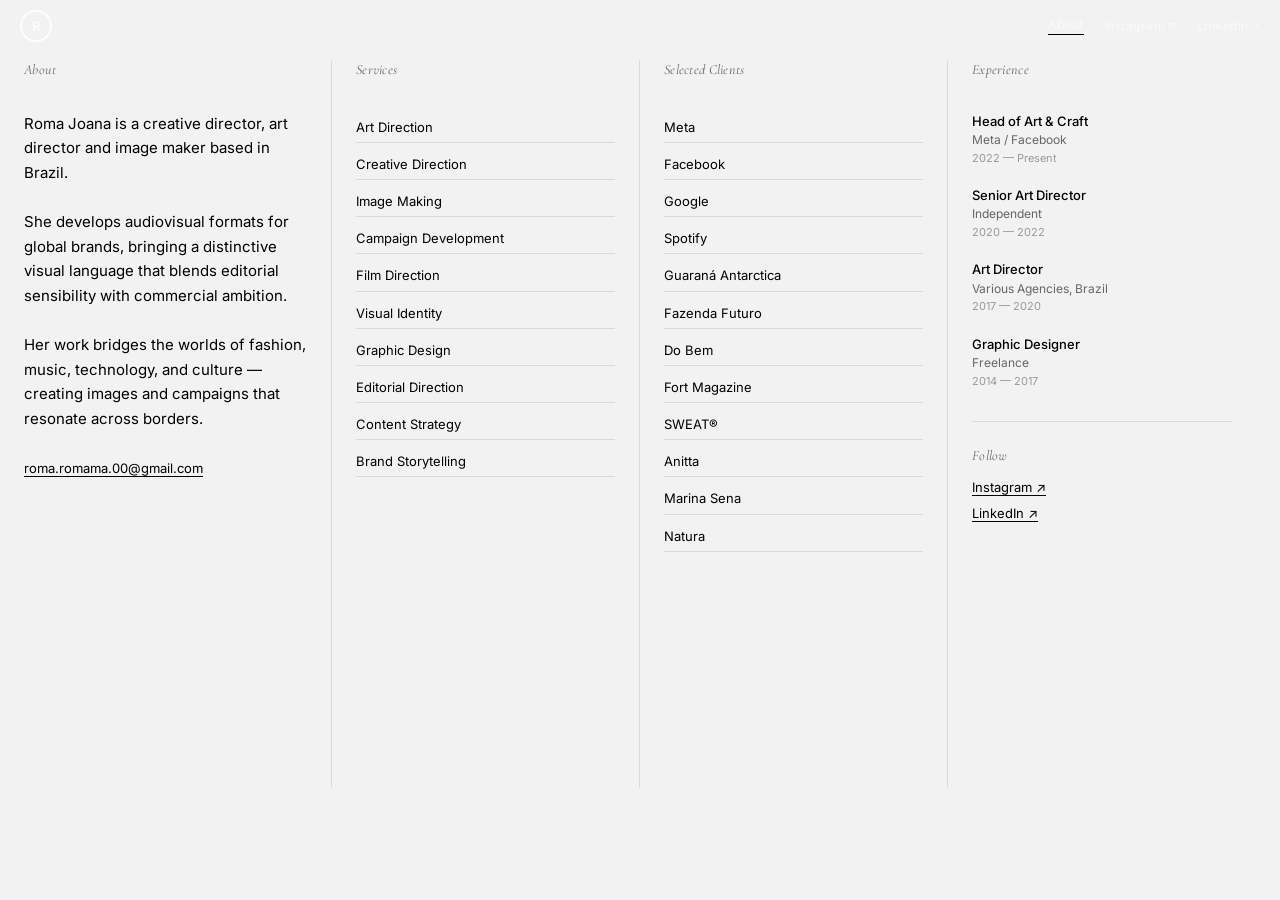
<file: about.html>
<!DOCTYPE html>
<html lang="pt-BR">
<head>
  <meta charset="UTF-8" />
  <meta name="viewport" content="width=device-width, initial-scale=1.0" />
  <title>About — Roma Joana</title>
  <meta name="description" content="Roma Joana is a creative director, art director and image maker based in Brazil, working with global brands like Meta, Google, Spotify and more." />
  <link rel="preconnect" href="https://fonts.googleapis.com" />
  <link rel="preconnect" href="https://fonts.gstatic.com" crossorigin />
  <link href="https://fonts.googleapis.com/css2?family=Cormorant+Garamond:ital,wght@0,300;0,400;0,600;1,300;1,400;1,600&family=Inter:wght@300;400;500;600&display=swap" rel="stylesheet" />
  <link rel="stylesheet" href="css/style.css" />
  <link rel="stylesheet" href="css/project.css" />
</head>
<body class="page--about">

  <!-- Navigation -->
  <nav class="nav" id="main-nav">
    <div class="nav__left">
      <a href="index.html" class="nav__logo" aria-label="Roma Joana - Home">
        <svg width="32" height="32" viewBox="0 0 32 32" fill="none" xmlns="http://www.w3.org/2000/svg">
          <circle cx="16" cy="16" r="15" stroke="currentColor" stroke-width="1.5"/>
          <text x="50%" y="55%" dominant-baseline="middle" text-anchor="middle" font-family="Inter, sans-serif" font-size="13" font-weight="500" fill="currentColor">R</text>
        </svg>
      </a>
    </div>

    <div class="nav__center"></div>

    <div class="nav__right">
      <a href="about.html" class="nav__link nav__link--active" id="nav-about">About</a>
      <a href="https://www.instagram.com/romajoana" target="_blank" rel="noopener" class="nav__link nav__link--external">
        Instagram <span class="nav__arrow">↗</span>
      </a>
      <a href="https://www.linkedin.com/in/romajoana" target="_blank" rel="noopener" class="nav__link nav__link--external">
        LinkedIn <span class="nav__arrow">↗</span>
      </a>
    </div>
  </nav>

  <main class="main about-page" id="main-content">

    <div class="about-grid reveal-stagger" id="about-grid">

      <!-- Col 1: About -->
      <div class="about-col" id="about-col-bio">
        <span class="about-col__label">About</span>
        <p class="about-col__bio">
          Roma Joana is a creative director, art director and image maker based in Brazil.
        </p>
        <p class="about-col__bio">
          She develops audiovisual formats for global brands, bringing a distinctive visual language that blends editorial sensibility with commercial ambition.
        </p>
        <p class="about-col__bio">
          Her work bridges the worlds of fashion, music, technology, and culture — creating images and campaigns that resonate across borders.
        </p>
        <p class="about-col__bio" style="margin-top: 24px;">
          <a href="mailto:roma.romama.00@gmail.com" class="about-contact__link underline-anim">roma.romama.00@gmail.com</a>
        </p>
      </div>

      <!-- Col 2: Services -->
      <div class="about-col" id="about-col-services">
        <span class="about-col__label">Services</span>
        <ul class="about-col__list">
          <li>Art Direction</li>
          <li>Creative Direction</li>
          <li>Image Making</li>
          <li>Campaign Development</li>
          <li>Film Direction</li>
          <li>Visual Identity</li>
          <li>Graphic Design</li>
          <li>Editorial Direction</li>
          <li>Content Strategy</li>
          <li>Brand Storytelling</li>
        </ul>
      </div>

      <!-- Col 3: Selected Clients -->
      <div class="about-col" id="about-col-clients">
        <span class="about-col__label">Selected Clients</span>
        <ul class="about-col__list">
          <li>Meta</li>
          <li>Facebook</li>
          <li>Google</li>
          <li>Spotify</li>
          <li>Guaraná Antarctica</li>
          <li>Fazenda Futuro</li>
          <li>Do Bem</li>
          <li>Fort Magazine</li>
          <li>SWEAT®</li>
          <li>Anitta</li>
          <li>Marina Sena</li>
          <li>Natura</li>
        </ul>
      </div>

      <!-- Col 4: Experience -->
      <div class="about-col" id="about-col-exp">
        <span class="about-col__label">Experience</span>

        <div class="about-col__exp-item">
          <span class="about-col__exp-role">Head of Art & Craft</span>
          <span class="about-col__exp-co">Meta / Facebook</span>
          <span class="about-col__exp-yr">2022 — Present</span>
        </div>

        <div class="about-col__exp-item">
          <span class="about-col__exp-role">Senior Art Director</span>
          <span class="about-col__exp-co">Independent</span>
          <span class="about-col__exp-yr">2020 — 2022</span>
        </div>

        <div class="about-col__exp-item">
          <span class="about-col__exp-role">Art Director</span>
          <span class="about-col__exp-co">Various Agencies, Brazil</span>
          <span class="about-col__exp-yr">2017 — 2020</span>
        </div>

        <div class="about-col__exp-item">
          <span class="about-col__exp-role">Graphic Designer</span>
          <span class="about-col__exp-co">Freelance</span>
          <span class="about-col__exp-yr">2014 — 2017</span>
        </div>

        <div style="margin-top: 32px; padding-top: 24px; border-top: 1px solid var(--border);">
          <span class="about-col__label" style="margin-bottom: 12px; display: block;">Follow</span>
          <div style="display: flex; flex-direction: column; gap: 8px;">
            <a href="https://www.instagram.com/romajoana" target="_blank" rel="noopener" class="about-contact__link underline-anim" style="font-size: 13px;">Instagram ↗</a>
            <a href="https://www.linkedin.com/in/romajoana" target="_blank" rel="noopener" class="about-contact__link underline-anim" style="font-size: 13px;">LinkedIn ↗</a>
          </div>
        </div>
      </div>

    </div>

  </main>

  <script src="js/main.js"></script>
</body>
</html>
</file>
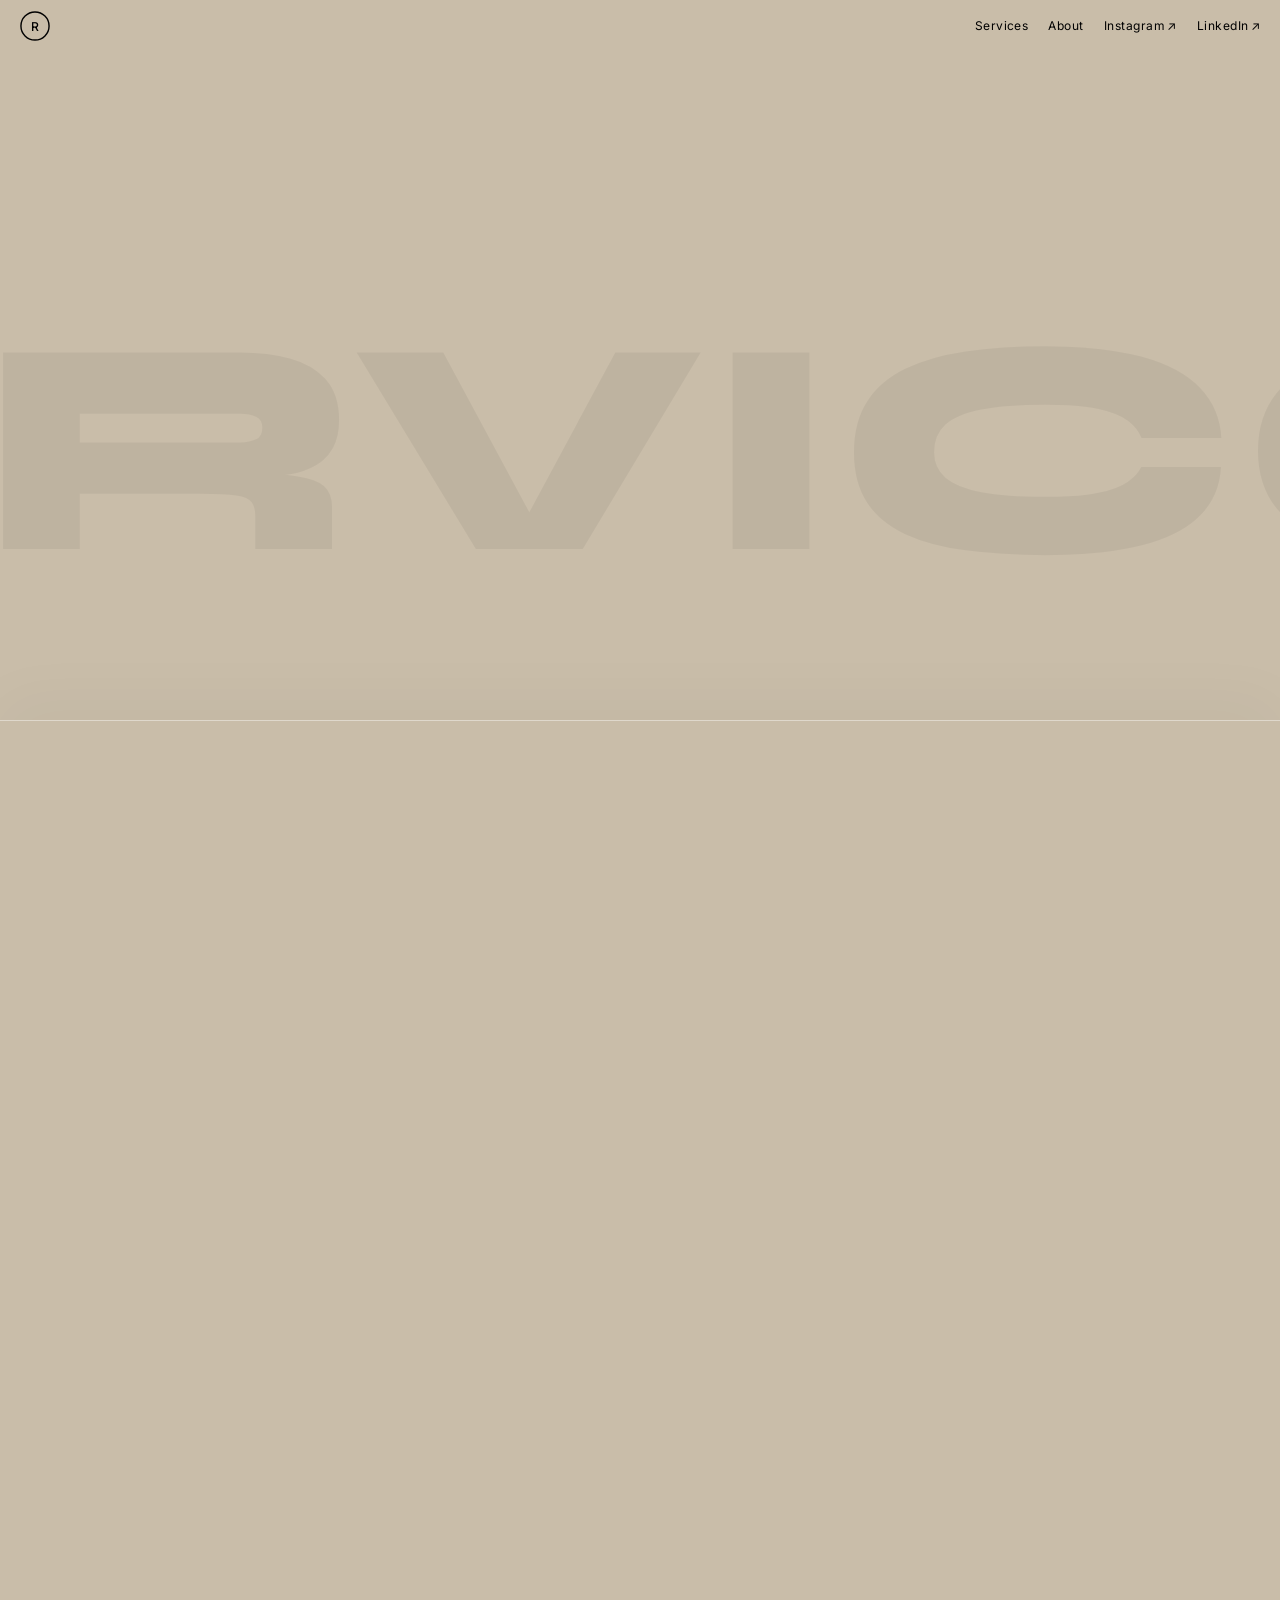
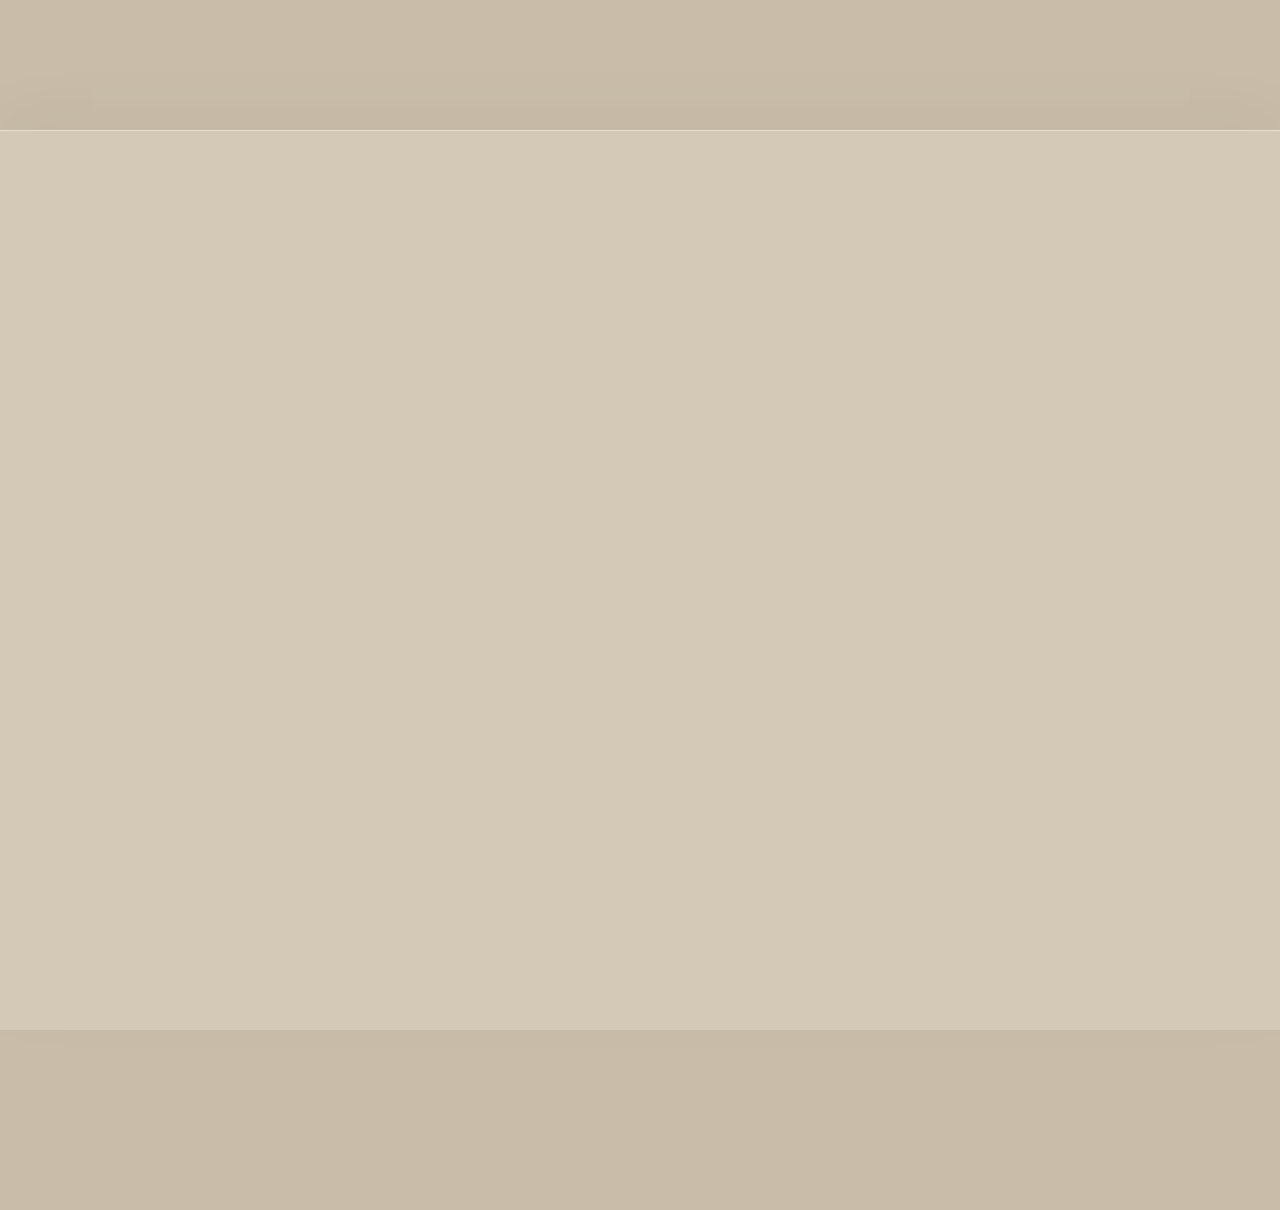
<file: services.html>
<!DOCTYPE html>
<html lang="pt-BR">
<head>
  <meta charset="UTF-8" />
  <meta name="viewport" content="width=device-width, initial-scale=1.0" />
  <title>Roma Joana — Services</title>
  <meta name="description" content="Roma is creative director, art director and image maker." />
  <link rel="preconnect" href="https://fonts.googleapis.com" />
  <link rel="preconnect" href="https://fonts.gstatic.com" crossorigin />
  <link href="https://fonts.googleapis.com/css2?family=Cormorant+Garamond:ital,wght@0,300;0,400;1,300;1,400&family=Inter:wght@300;400;500&family=Syne:wght@600;700;800&display=swap" rel="stylesheet" />
  <link rel="stylesheet" href="css/style.css" />
  <style>
    :root {
      --svc-bg: #c9bda9; /* Derived roughly from reference */
      --svc-text: #ffffff;
      --svc-heading: rgba(0, 0, 0, 0.05); /* very subtle dark background text */
    }
    
    body {
      background: var(--svc-bg);
    }
    
    .nav {
      background: transparent;
      backdrop-filter: none;
      -webkit-backdrop-filter: none;
      border-bottom: none;
    }
    .nav__logo, .nav__link {
      color: var(--text);
    }

    .services-hero {
      position: fixed;
      top: 0;
      left: 0;
      width: 100%;
      height: 100vh;
      display: flex;
      align-items: center;
      justify-content: center;
      z-index: 0;
      pointer-events: none;
    }

    .services-title {
      font-family: var(--hero-font-display);
      font-size: clamp(6rem, 24vw, 25rem);
      font-weight: 800;
      color: var(--svc-heading);
      line-height: 0.8;
      text-transform: uppercase;
      white-space: nowrap;
      user-select: none;
      /* Initial opacity set in inline style via JS or just 1 */
    }

    .services-content {
      position: relative;
      z-index: 10;
      display: flex;
      flex-direction: column;
      padding-top: 80vh; /* Start mostly down the page */
      padding-bottom: 20vh;
    }

    .service-board {
      width: 100%;
      min-height: 100vh;
      background: var(--svc-bg);
      padding: 100px 4vw;
      border-top: 1px solid rgba(255, 255, 255, 0.4); /* subtle board edge */
      box-shadow: 0 -20px 60px rgba(0,0,0,0.03); /* separation shadow */
      display: flex;
      flex-direction: column;
      justify-content: flex-start;
      position: relative;
    }
    
    .service-board:nth-child(even) {
      background: #d4c8b6; /* slightly lighter for contrast */
    }

    .sb-inner {
      max-width: 1400px;
      margin: 0 auto;
      width: 100%;
      position: relative;
      z-index: 2;
    }

    .sb-mega {
      font-family: var(--hero-font-display);
      font-size: clamp(3rem, 12vw, 10rem);
      font-weight: 800;
      color: var(--svc-text);
      line-height: 0.85;
      text-transform: uppercase;
      margin-bottom: 40px;
      letter-spacing: -0.02em;
    }

    .sb-sub {
      font-size: clamp(1.2rem, 3vw, 2rem);
      font-weight: 500;
      color: var(--svc-text);
      margin-bottom: 60px;
      font-family: var(--font-sans);
      letter-spacing: -0.01em;
    }

    .sb-details {
      display: grid;
      grid-template-columns: repeat(3, 1fr);
      gap: 40px;
      color: var(--svc-text);
      font-size: 1rem;
      line-height: 1.6;
    }
    
    @media (max-width: 768px) {
      .sb-details {
        grid-template-columns: 1fr;
      }
    }
    
    .sb-details p {
      opacity: 0.9;
    }

    /* Keep the background text fixed but layer the content over it */
  </style>
</head>
<body>

  <!-- Navigation -->
  <nav class="nav" id="main-nav">
    <div class="nav__left">
      <a href="index.html" class="nav__logo" id="logo-link" aria-label="Roma Joana — Home">
        <svg width="30" height="30" viewBox="0 0 32 32" fill="none" xmlns="http://www.w3.org/2000/svg">
          <circle cx="16" cy="16" r="15" stroke="currentColor" stroke-width="1.5"/>
          <text x="50%" y="56%" dominant-baseline="middle" text-anchor="middle" font-family="Inter,sans-serif" font-size="13" font-weight="500" fill="currentColor">R</text>
        </svg>
      </a>
    </div>
    <div class="nav__center">
      <!-- Empty center for services page -->
    </div>
    <div class="nav__right">
      <a href="services.html" class="nav__link">Services</a>
      <a href="about.html" class="nav__link" id="nav-about">About</a>
      <a href="https://www.instagram.com/roma.romama/" target="_blank" rel="noopener" class="nav__link">Instagram <span class="nav__ext">↗</span></a>
      <a href="https://www.linkedin.com/in/roma-joana/" target="_blank" rel="noopener" class="nav__link">LinkedIn <span class="nav__ext">↗</span></a>
    </div>
  </nav>

  <div class="services-hero">
    <h1 class="services-title" id="services-bg-text">SERVICOS</h1>
  </div>

  <div class="services-content">
    
    <!-- Art Direction Board -->
    <div class="service-board">
      <div class="sb-inner">
        <div class="sb-mega">BUBBLE UP<br>YOUR VISION</div>
        <div class="sb-sub">Direção de Arte e Produção</div>
        <div class="sb-details">
          <p>We shape your ideas into something real and visually striking. Through careful art direction, we bring concepts to life, maintaining visual consistency and strong aesthetics.</p>
          <p><ul>
            <li>Campaign Art Direction</li>
            <li>Production Design</li>
            <li>Set Design</li>
            <li>Prop Styling</li>
          </ul></p>
        </div>
      </div>
    </div>

    <!-- Branding Board -->
    <div class="service-board">
      <div class="sb-inner">
        <div class="sb-mega">CRAFTING<br>IDENTITIES</div>
        <div class="sb-sub">Branding & Identidade Visual</div>
        <div class="sb-details">
          <p>Building strong, memorable brands from the ground up. We create visual identities that speak clearly to your audience and stand out in the crowded market.</p>
          <p><ul>
            <li>Logo & Marks</li>
            <li>Brand Guidelines</li>
            <li>Typography & Color</li>
            <li>Visual Strategy</li>
          </ul></p>
        </div>
      </div>
    </div>

  </div>

  <script>
    // Fade out "SERVICOS" text as you scroll down
    const bgText = document.getElementById('services-bg-text');
    
    window.addEventListener('scroll', () => {
      const scrollY = window.scrollY;
      const windowHeight = window.innerHeight;
      
      // Calculate opacity based on scroll position.
      // Starts at 1.0 (or original opacity), goes to 0 as you scroll a full screen height
      let newOpacity = 1 - (scrollY / (windowHeight * 0.8));
      if (newOpacity < 0) newOpacity = 0;
      if (newOpacity > 1) newOpacity = 1;

      // The text initially had a color like rgba(0,0,0,0.05). Let's just tie the root element's opacity.
      // Or we can manipulate the element opacity style
      bgText.style.opacity = newOpacity;
      
      // Optional subtle parallax
      bgText.style.transform = `translateY(${scrollY * 0.2}px)`;
    });
  </script>
</body>
</html>
</file>
<file: css/style.css>
/* =====================================================
   ROMA JOANA — CSS Design System
   Colors, Typography, Layout, Animations
   ===================================================== */

/* ---- Google Fonts Import ---- */
@import url('https://fonts.googleapis.com/css2?family=Cormorant+Garamond:ital,wght@0,300;0,400;0,600;1,300;1,400;1,600&family=Inter:wght@300;400;500;600&display=swap');

/* ---- CSS Variables ---- */
:root {
  --bg: #F2F2F2;
  --text: #000000;
  --text-muted: #666666;
  --text-light: #999999;
  --accent: #000000;
  --border: rgba(0,0,0,0.1);
  --nav-height: 52px;

  --font-sans: 'Inter', 'Helvetica Neue', Helvetica, Arial, sans-serif;
  --font-serif: 'Cormorant Garamond', Georgia, serif;

  --ease-out: cubic-bezier(0.16, 1, 0.3, 1);
  --ease-in-out: cubic-bezier(0.65, 0, 0.35, 1);
  --transition-fast: 0.2s var(--ease-out);
  --transition-med: 0.4s var(--ease-out);
  --transition-slow: 0.7s var(--ease-out);

  --hero-cream: #fdfbf4;
  --hero-mega: #c9b8a0;
  --hero-font-display: 'Syne', var(--font-sans);
}

/* ---- Reset ---- */
*, *::before, *::after { box-sizing: border-box; margin: 0; padding: 0; }

html {
  font-size: 16px;
  scroll-behavior: smooth;
  -webkit-font-smoothing: antialiased;
  -moz-osx-font-smoothing: grayscale;
}

body {
  background: var(--bg);
  color: var(--text);
  font-family: var(--font-sans);
  font-weight: 400;
  line-height: 1.4;
  min-height: 100vh;
  overflow-x: hidden;
}

a { color: inherit; text-decoration: none; }
img { display: block; width: 100%; height: 100%; object-fit: cover; }

/* =====================================================
   NAVIGATION — TOP (improved from bottom)
   ===================================================== */
.nav {
  position: fixed;
  top: 0;
  left: 0;
  right: 0;
  z-index: 100;
  height: var(--nav-height);
  display: flex;
  align-items: center;
  justify-content: space-between;
  padding: 0 20px;
  background: transparent;
  border-bottom: none;
  transition: transform var(--transition-med), opacity var(--transition-med);
}

/* Nav hide on scroll down */
.nav--hidden {
  transform: translateY(-100%);
}

.nav--visible {
  transform: translateY(0);
}

.nav__left {
  display: flex;
  align-items: center;
}

.nav__logo {
  display: flex;
  align-items: center;
  color: #ffffff;
  transition: opacity var(--transition-fast), transform var(--transition-fast);
}
.nav__logo:hover {
  opacity: 0.6;
  transform: rotate(15deg);
}
.nav__logo svg circle {
  transition: fill var(--transition-fast);
}

.nav__center {
  display: flex;
  align-items: center;
  gap: 0;
}

.nav__view-toggle {
  display: flex;
  align-items: center;
  gap: 2px;
  background: #1e1e1e;
  border-radius: 999px;
  padding: 4px;
  border: 1px solid rgba(255,255,255,0.08);
}

.nav__view-btn {
  background: none;
  border: none;
  cursor: pointer;
  font-family: var(--font-sans);
  font-size: 11px;
  font-weight: 500;
  letter-spacing: 0.08em;
  color: rgba(255,255,255,0.45);
  padding: 5px 16px;
  border-radius: 999px;
  transition: color var(--transition-fast), background var(--transition-fast);
  text-transform: uppercase;
}
.nav__view-btn:hover { color: rgba(255,255,255,0.75); }
.nav__view-btn.active {
  color: #ffffff;
  background: #333333;
  font-weight: 600;
}

.nav__divider {
  color: var(--border);
  font-size: 12px;
  opacity: 0.5;
}

.nav__pagination {
  display: flex;
  align-items: center;
  gap: 12px;
  font-size: 12px;
  letter-spacing: 0.04em;
}

.nav__pag-btn {
  background: none;
  border: none;
  cursor: pointer;
  font-size: 16px;
  color: var(--text);
  padding: 4px;
  transition: opacity var(--transition-fast), transform var(--transition-fast);
}
.nav__pag-btn:hover { opacity: 0.5; }
.nav__pag-btn:hover:first-child { transform: translateX(-3px); }
.nav__pag-btn:hover:last-child { transform: translateX(3px); }
.nav__pag-count { font-size: 12px; letter-spacing: 0.06em; }

.nav__right {
  display: flex;
  align-items: center;
  gap: 20px;
}

.nav__link {
  font-size: 12px;
  letter-spacing: 0.04em;
  color: rgba(255,255,255,0.6);
  position: relative;
  display: flex;
  align-items: center;
  gap: 2px;
  transition: color var(--transition-fast);
}
.nav__link::after {
  content: '';
  position: absolute;
  bottom: -2px;
  left: 0;
  width: 0;
  height: 1px;
  background: #ffffff;
  transition: width var(--transition-med);
}
.nav__link:hover::after { width: 100%; }
.nav__link:hover { color: #ffffff; opacity: 1; }

.nav__arrow {
  font-size: 11px;
  transition: transform var(--transition-fast);
}
.nav__link:hover .nav__arrow {
  transform: translate(2px, -2px);
}

/* =====================================================
   MAIN CONTENT
   ===================================================== */
.main {
  padding-top: 0;
  min-height: 100vh;
}

/* =====================================================
   HERO — editorial collage + scroll-driven horizontal
   ===================================================== */
.hero-scroll {
  --hero-panels: 4;
  position: relative;
  height: calc(100vh * var(--hero-panels));
  background: var(--hero-cream);
  z-index: 1;
}

.hero-scroll__sticky {
  position: sticky;
  top: 0;
  height: 100vh;
  overflow: hidden;
}

.hero-scroll__track {
  display: flex;
  flex-direction: row;
  flex-wrap: nowrap;
  width: calc(100vw * var(--hero-panels));
  height: 100%;
  will-change: transform;
}

.hero-panel {
  position: relative;
  flex: 0 0 100vw;
  width: 100vw;
  height: 100%;
  overflow: hidden;
  background: var(--hero-cream);
}

.hero-panel__mega {
  display: none;
}

.hero-panel__word--tl {
  top: 4%;
  left: 2%;
  z-index: 1;
  display: none; /* Removed as per request */
}

.hero-panel__word--br {
  bottom: 6%;
  right: 2%;
  text-align: right;
  z-index: 1;
}

.hero-panel__label {
  position: absolute;
  top: calc(var(--nav-height) * 0.15 + 8px);
  left: 50%;
  transform: translateX(-50%);
  z-index: 10;
  font-size: 11px;
  letter-spacing: 0.14em;
  text-transform: uppercase;
  color: var(--text-muted);
  text-align: center;
  white-space: nowrap;
}

.hero-panel__kicker {
  display: inline-block;
  margin-right: 10px;
  color: var(--text-light);
}

/* Quatro fotos iguais, full-bleed — ocupam toda a área visível (como na referência) */
.hero-panel__row {
  position: absolute;
  inset: 0;
  z-index: 3;
  display: grid;
  grid-template-columns: repeat(4, minmax(0, 1fr));
  grid-template-rows: 1fr;
  gap: 0;
  width: 100%;
  height: 100%;
  min-height: 0;
  padding: 0;
  margin: 0;
  box-sizing: border-box;
}

.hero-panel__fig {
  position: relative;
  margin: 0;
  width: 100%;
  height: 100%;
  min-height: 0;
  min-width: 0;
  /* overflow: hidden removido — quebraria o preserve-3d do flip card */
  border-radius: 0;
  box-shadow: none;
  perspective: 1200px;
}

.hero-panel__fig:not(:last-child) {
  border-right: 1px solid rgba(0, 0, 0, 0.06);
}

.hero-panel__fig img {
  width: 100%;
  height: 100%;
  object-fit: cover;
  object-position: center;
  display: block;
}

/* ---- Flip card ---- */
.flip-card {
  position: relative;
  width: 100%;
  height: 100%;
  transform-style: preserve-3d;
  transition: transform 0.75s cubic-bezier(0.4, 0, 0.2, 1);
  cursor: default;
}

.hero-panel__fig:hover .flip-card {
  transform: rotateY(180deg);
}

.flip-card__front,
.flip-card__back {
  position: absolute;
  inset: 0;
  backface-visibility: hidden;
  -webkit-backface-visibility: hidden;
  overflow: hidden;
}

.flip-card__front img {
  width: 100%;
  height: 100%;
  object-fit: cover;
  object-position: center;
  display: block;
}

.flip-card__back {
  transform: rotateY(180deg);
  background: #1a1a1a;
  display: flex;
  flex-direction: column;
  align-items: flex-start;
  justify-content: flex-start;
  padding: clamp(1.5rem, 3vw, 2.5rem);
}

.flip-card__caption-title {
  font-family: var(--font-serif);
  font-style: italic;
  font-size: clamp(1.1rem, 2vw, 1.9rem);
  font-weight: 300;
  color: var(--hero-cream);
  margin-bottom: 0.5rem;
  line-height: 1.2;
}

.flip-card__caption-text {
  font-size: 10px;
  letter-spacing: 0.12em;
  text-transform: uppercase;
  color: rgba(253, 251, 244, 0.45);
}

.hero-scroll__hint {
  position: absolute;
  bottom: 18px;
  left: 50%;
  transform: translateX(-50%);
  font-size: 10px;
  letter-spacing: 0.2em;
  text-transform: uppercase;
  color: var(--text-light);
  display: flex;
  align-items: center;
  gap: 10px;
  z-index: 20;
  pointer-events: none;
}

.hero-scroll__hint-line {
  display: inline-block;
  width: 40px;
  height: 1px;
  background: linear-gradient(90deg, transparent, var(--text-light));
  opacity: 0.6;
}

.hero-scroll__dots {
  position: absolute;
  bottom: 44px;
  left: 50%;
  transform: translateX(-50%);
  display: flex;
  gap: 8px;
  z-index: 21;
}

.hero-scroll__dot {
  width: 6px;
  height: 6px;
  border-radius: 50%;
  border: 1px solid var(--text-muted);
  background: transparent;
  padding: 0;
  cursor: pointer;
  transition: background var(--transition-fast), transform var(--transition-fast);
}

.hero-scroll__dot[aria-selected="true"] {
  background: var(--text);
  border-color: var(--text);
  transform: scale(1.15);
}

@media (max-width: 900px) {
  .hero-panel__word {
    font-size: clamp(2.2rem, 12vw, 7rem);
  }
}

@media (max-width: 768px) {
  .hero-scroll {
    height: auto;
  }

  .hero-scroll__sticky {
    position: relative;
    top: 0;
    height: auto;
    overflow: visible;
  }

  .hero-scroll__track {
    flex-direction: column;
    width: 100% !important;
    transform: none !important;
    transition: none;
  }

  .hero-panel {
    flex: 0 0 auto;
    width: 100%;
    min-height: calc(100vh - var(--nav-height));
    height: calc(100vh - var(--nav-height));
    padding-bottom: 0;
  }

  .hero-panel__row {
    position: absolute;
    inset: 0;
    grid-template-columns: repeat(4, minmax(0, 1fr));
    grid-template-rows: 1fr;
    gap: 0;
    padding: 0;
  }

  .hero-scroll__dots {
    display: none;
  }

  .hero-scroll__hint {
    display: none;
  }
}

@media (prefers-reduced-motion: reduce) {
  .hero-scroll__track {
    transition: none;
  }
}

.view {
  display: none;
  opacity: 0;
  transform: translateY(8px);
  transition: opacity var(--transition-med), transform var(--transition-med);
}

.view.active {
  display: block;
  animation: viewFadeIn 0.5s var(--ease-out) forwards;
}

@keyframes viewFadeIn {
  from { opacity: 0; transform: translateY(8px); }
  to { opacity: 1; transform: translateY(0); }
}

/* =====================================================
   GRID VIEW
   ===================================================== */
.projects-grid {
  display: grid;
  grid-template-columns: repeat(8, 1fr);
  /* Strips like the original */
  min-height: calc(100vh - var(--nav-height));
}

.project-card {
  position: relative;
  overflow: hidden;
  cursor: pointer;
  display: block;
  aspect-ratio: 9/16;
  border-right: 1px solid var(--border);
  border-bottom: 1px solid var(--border);
}

.project-card__img-wrap {
  width: 100%;
  height: 100%;
  overflow: hidden;
}

.project-card__img-wrap img {
  width: 100%;
  height: 100%;
  object-fit: cover;
  transition: transform 0.8s var(--ease-out), filter 0.4s var(--ease-out);
  filter: brightness(0.95);
}

.project-card:hover .project-card__img-wrap img {
  transform: scale(1.06);
  filter: brightness(0.8);
}

.project-card__info {
  position: absolute;
  bottom: 0;
  left: 0;
  right: 0;
  padding: 12px 10px 10px;
  background: linear-gradient(to top, rgba(0,0,0,0.7) 0%, transparent 100%);
  display: flex;
  flex-direction: column;
  gap: 2px;
  opacity: 0;
  transform: translateY(4px);
  transition: opacity var(--transition-fast), transform var(--transition-fast);
}

.project-card:hover .project-card__info {
  opacity: 1;
  transform: translateY(0);
}

.project-card__num {
  font-size: 10px;
  color: rgba(255,255,255,0.6);
  letter-spacing: 0.06em;
}

.project-card__title {
  font-size: 10px;
  color: #fff;
  font-weight: 500;
  letter-spacing: 0.02em;
  line-height: 1.2;
}

/* CTA Card */
.project-card--cta {
  background: var(--bg);
  display: flex;
  align-items: flex-end;
  justify-content: flex-end;
  padding: 20px;
  cursor: default;
  border-right: none;
}

.project-card__cta-content {
  text-align: right;
}

.project-card__cta-text {
  font-size: clamp(18px, 1.8vw, 26px);
  font-weight: 400;
  line-height: 1.2;
  margin-bottom: 16px;
  color: var(--text);
}

.project-card__cta-link {
  font-size: 12px;
  text-decoration: underline;
  text-underline-offset: 3px;
  color: var(--text);
  transition: opacity var(--transition-fast);
}
.project-card__cta-link:hover { opacity: 0.5; }

/* =====================================================
   LIST VIEW
   ===================================================== */
.projects-list {
  width: 100%;
}

.list-item {
  display: grid;
  grid-template-columns: 48px 1fr 1fr 60px;
  align-items: center;
  gap: 20px;
  padding: 16px 24px;
  border-bottom: 1px solid var(--border);
  position: relative;
  transition: background var(--transition-fast);
  overflow: hidden;
}

.list-item:hover {
  background: rgba(0,0,0,0.025);
}

.list-item__num {
  font-size: 11px;
  letter-spacing: 0.06em;
  color: var(--text-muted);
}

.list-item__title {
  font-size: 15px;
  font-weight: 500;
  letter-spacing: -0.01em;
  transition: transform var(--transition-fast);
}
.list-item:hover .list-item__title {
  transform: translateX(4px);
}

.list-item__role {
  font-size: 12px;
  color: var(--text-muted);
  letter-spacing: 0.01em;
}

.list-item__year {
  font-size: 11px;
  color: var(--text-light);
  text-align: right;
  letter-spacing: 0.04em;
}

/* Hover preview image */
.list-item__preview {
  position: fixed;
  width: 220px;
  height: 300px;
  pointer-events: none;
  z-index: 50;
  opacity: 0;
  transform: scale(0.9) rotate(-2deg);
  transition: opacity 0.25s var(--ease-out), transform 0.35s var(--ease-out);
  border-radius: 2px;
  overflow: hidden;
  box-shadow: 0 20px 60px rgba(0,0,0,0.2);
}

.list-item:hover .list-item__preview {
  opacity: 1;
  transform: scale(1) rotate(0deg);
}

/* =====================================================
   COLUMNS VIEW
   ===================================================== */
.projects-columns {
  width: 100%;
}

.column-item {
  display: grid;
  grid-template-columns: 1fr 1fr;
  min-height: 80vh;
  border-bottom: 1px solid var(--border);
  overflow: hidden;
  position: relative;
}

.column-item__text {
  padding: 60px 48px;
  display: flex;
  flex-direction: column;
  justify-content: flex-end;
  gap: 16px;
}

.column-item__num {
  font-size: 11px;
  color: var(--text-muted);
  letter-spacing: 0.06em;
}

.column-item__title {
  font-size: clamp(32px, 4vw, 58px);
  font-weight: 400;
  line-height: 1.1;
  letter-spacing: -0.02em;
}

.column-item__title em {
  font-family: var(--font-serif);
  font-style: italic;
  font-weight: 300;
  font-size: 1.1em;
}

.column-item__image {
  overflow: hidden;
  position: relative;
}

.column-item__image img {
  width: 100%;
  height: 100%;
  object-fit: cover;
  transition: transform 0.9s var(--ease-out);
}

.column-item:hover .column-item__image img {
  transform: scale(1.04);
}

/* ---- Columns scroll reveal ---- */
.column-item__text,
.column-item__image {
  opacity: 0;
  transform: translateY(60px);
  transition: opacity 0.9s var(--ease-out), transform 0.9s var(--ease-out);
}

.column-item__image {
  transform: translateY(90px);
  transition-delay: 0.25s;
}

.column-item.col-visible .column-item__text {
  opacity: 1;
  transform: translateY(0);
  transition-delay: 0s;
}

.column-item.col-visible .column-item__image {
  opacity: 1;
  transform: translateY(0);
  transition-delay: 0.25s;
}

/* =====================================================
   ABOUT PAGE
   ===================================================== */
.about-page {
  min-height: 100vh;
}

.about-grid {
  display: grid;
  grid-template-columns: repeat(4, 1fr);
  gap: 0;
  padding: 60px 24px;
  min-height: calc(100vh - var(--nav-height));
}

.about-col {
  padding: 0 24px;
  border-right: 1px solid var(--border);
}
.about-col:first-child { padding-left: 0; }
.about-col:last-child { border-right: none; }

.about-col__label {
  font-family: var(--font-serif);
  font-size: 14px;
  font-style: italic;
  color: var(--text-muted);
  letter-spacing: 0.02em;
  margin-bottom: 32px;
  display: block;
}

.about-col__bio {
  font-size: 15px;
  line-height: 1.65;
  color: var(--text);
  margin-bottom: 24px;
}

.about-col__list {
  list-style: none;
  display: flex;
  flex-direction: column;
  gap: 6px;
}

.about-col__list li {
  font-size: 13px;
  color: var(--text);
  padding: 6px 0;
  border-bottom: 1px solid var(--border);
  transition: color var(--transition-fast), transform var(--transition-fast);
}

.about-col__list li:hover {
  color: var(--text-muted);
  transform: translateX(3px);
}

.about-col__exp-item {
  margin-bottom: 20px;
}

.about-col__exp-role {
  font-size: 13px;
  font-weight: 500;
  display: block;
}
.about-col__exp-co {
  font-size: 12px;
  color: var(--text-muted);
  display: block;
  margin-top: 2px;
}
.about-col__exp-yr {
  font-size: 11px;
  color: var(--text-light);
  display: block;
  margin-top: 2px;
}

.about-contact {
  padding: 40px 24px;
  border-top: 1px solid var(--border);
  display: flex;
  align-items: center;
  gap: 32px;
}

.about-contact__link {
  font-size: 13px;
  color: var(--text);
  text-decoration: underline;
  text-underline-offset: 3px;
  transition: opacity var(--transition-fast);
}
.about-contact__link:hover { opacity: 0.5; }

/* =====================================================
   PROJECT PAGE
   ===================================================== */
.project-page {
  display: grid;
  grid-template-columns: 1fr 380px;
  min-height: calc(100vh - var(--nav-height));
}

.project-gallery {
  overflow-y: auto;
  padding: 0;
}

.project-gallery__img {
  width: 100%;
  display: block;
}
.project-gallery__img + .project-gallery__img {
  margin-top: 2px;
}
.project-gallery__img img {
  width: 100%;
  height: auto;
  display: block;
  object-fit: cover;
}

.project-info {
  position: sticky;
  top: var(--nav-height);
  height: calc(100vh - var(--nav-height));
  padding: 40px 36px;
  border-left: 1px solid var(--border);
  display: flex;
  flex-direction: column;
  gap: 32px;
  overflow-y: auto;
}

.project-info__title {
  font-size: clamp(22px, 2.5vw, 36px);
  font-weight: 400;
  line-height: 1.15;
  letter-spacing: -0.02em;
}

.project-info__meta {
  display: flex;
  flex-direction: column;
  gap: 16px;
}

.project-info__row {
  display: flex;
  flex-direction: column;
  gap: 4px;
  padding-bottom: 16px;
  border-bottom: 1px solid var(--border);
}

.project-info__label {
  font-family: var(--font-serif);
  font-size: 12px;
  font-style: italic;
  color: var(--text-muted);
  letter-spacing: 0.02em;
}

.project-info__value {
  font-size: 13px;
  line-height: 1.5;
  color: var(--text);
}

.project-info__back {
  margin-top: auto;
  font-size: 12px;
  color: var(--text-muted);
  display: flex;
  align-items: center;
  gap: 6px;
  transition: color var(--transition-fast), gap var(--transition-fast);
}
.project-info__back:hover {
  color: var(--text);
  gap: 10px;
}

/* =====================================================
   PAGE TRANSITIONS
   ===================================================== */
.page-transition {
  position: fixed;
  inset: 0;
  background: var(--text);
  z-index: 1000;
  transform: translateY(100%);
  pointer-events: none;
}

.page-transition.entering {
  animation: curtainIn 0.5s var(--ease-in-out) forwards;
}

.page-transition.exiting {
  animation: curtainOut 0.5s var(--ease-in-out) forwards;
}

@keyframes curtainIn {
  from { transform: translateY(100%); }
  to { transform: translateY(0); }
}
@keyframes curtainOut {
  from { transform: translateY(0); }
  to { transform: translateY(-100%); }
}

/* =====================================================
   CURSOR (optional enhancement)
   ===================================================== */
.cursor {
  position: fixed;
  width: 8px;
  height: 8px;
  background: var(--text);
  border-radius: 50%;
  pointer-events: none;
  z-index: 9999;
  transform: translate(-50%, -50%);
  transition: transform 0.1s linear, width 0.2s var(--ease-out), height 0.2s var(--ease-out), background 0.2s var(--ease-out);
  mix-blend-mode: difference;
}

.cursor--expanded {
  width: 40px;
  height: 40px;
}

/* =====================================================
   SCROLL ANIMATIONS — Reveal on Scroll
   ===================================================== */
.reveal {
  opacity: 0;
  transform: translateY(20px);
  transition: opacity 0.7s var(--ease-out), transform 0.7s var(--ease-out);
}

.reveal.visible {
  opacity: 1;
  transform: translateY(0);
}

/* Stagger children */
.reveal-stagger > * {
  opacity: 0;
  transform: translateY(16px);
  transition: opacity 0.6s var(--ease-out), transform 0.6s var(--ease-out);
}
.reveal-stagger.visible > *:nth-child(1) { opacity: 1; transform: none; transition-delay: 0s; }
.reveal-stagger.visible > *:nth-child(2) { opacity: 1; transform: none; transition-delay: 0.08s; }
.reveal-stagger.visible > *:nth-child(3) { opacity: 1; transform: none; transition-delay: 0.16s; }
.reveal-stagger.visible > *:nth-child(4) { opacity: 1; transform: none; transition-delay: 0.24s; }

/* =====================================================
   RESPONSIVE
   ===================================================== */
@media (max-width: 1100px) {
  .projects-grid { grid-template-columns: repeat(5, 1fr); }
  .project-page { grid-template-columns: 1fr 300px; }
  .about-grid { grid-template-columns: repeat(2, 1fr); }
}

@media (max-width: 768px) {
  /* Nav */
  .nav { padding: 0 12px; justify-content: center; }
  .nav__view-btn { padding: 5px 12px; font-size: 10px; }

  /* Hero — 2 imagens por painel, lado a lado, sem segunda linha */
  .hero-panel {
    min-height: 56vw;
    height: 56vw;
  }
  .hero-panel__row {
    grid-template-columns: repeat(2, minmax(0, 1fr));
    grid-template-rows: 1fr;
  }
  .hero-panel__fig:nth-child(n+3) { display: none; }

  /* Columns view */
  .projects-grid { grid-template-columns: repeat(3, 1fr); }
  .column-item { grid-template-columns: 1fr; min-height: auto; }
  .column-item--flip .column-item__image { order: -1; }
  .column-item__text { padding: 32px 24px; }
  .column-item__image { height: 52vw; min-height: 0; }

  /* List view */
  .list-item { grid-template-columns: 40px 1fr 60px; padding: 14px 16px; }
  .list-item__role { display: none; }
  .list-item__preview { display: none; }

  /* Project page */
  .project-page { grid-template-columns: 1fr; }
  .project-info { position: static; height: auto; }

  /* About */
  .about-grid { grid-template-columns: 1fr; padding: 40px 16px; }
  .about-col { border-right: none; border-bottom: 1px solid var(--border); padding: 0 0 32px; margin-bottom: 32px; }
  .about-col:last-child { border-bottom: none; margin-bottom: 0; }

  /* Services */
  .service-board { padding: 60px 24px; }
  .sb-details { grid-template-columns: 1fr; gap: 24px; }

  /* Contato */
  .contato-item { flex-direction: column; gap: 6px; }
  .contato-header { margin-bottom: 48px; }
}

@media (max-width: 480px) {
  /* Nav */
  .nav { padding: 0 8px; }
  .nav__view-btn { padding: 5px 10px; font-size: 9px; letter-spacing: 0.06em; }

  /* Hero — 1 imagem por painel */
  .hero-panel { min-height: 85vw; height: 85vw; }
  .hero-panel__row { grid-template-columns: 1fr; grid-template-rows: 1fr; }
  .hero-panel__fig:nth-child(n+2) { display: none; }

  /* Grid */
  .projects-grid { grid-template-columns: repeat(2, 1fr); }

  /* Columns */
  .column-item__text { padding: 24px 16px; }
  .column-item__image { height: 70vw; }

  /* Contato */
  .contato-wrap { padding: 0 16px; }
  .contato-heading { margin-bottom: 16px; }
}

/* =====================================================
   LOADING STATE
   ===================================================== */
.grid-enter {
  animation: gridEnter 0.6s var(--ease-out) both;
}

@keyframes gridEnter {
  from {
    opacity: 0;
    clip-path: inset(100% 0 0 0);
  }
  to {
    opacity: 1;
    clip-path: inset(0% 0 0 0);
  }
}

/* Stagger grid cards on load */
.project-card:nth-child(1) { animation-delay: 0.0s; }
.project-card:nth-child(2) { animation-delay: 0.04s; }
.project-card:nth-child(3) { animation-delay: 0.08s; }
.project-card:nth-child(4) { animation-delay: 0.12s; }
.project-card:nth-child(5) { animation-delay: 0.16s; }
.project-card:nth-child(6) { animation-delay: 0.20s; }
.project-card:nth-child(7) { animation-delay: 0.24s; }
.project-card:nth-child(8) { animation-delay: 0.28s; }
.project-card:nth-child(9) { animation-delay: 0.32s; }
.project-card:nth-child(10) { animation-delay: 0.36s; }
.project-card:nth-child(11) { animation-delay: 0.40s; }
.project-card:nth-child(12) { animation-delay: 0.44s; }
.project-card:nth-child(13) { animation-delay: 0.48s; }

/* =====================================================
   SERVICES VIEW
   ===================================================== */
:root {
  --svc-bg: #2e2e2e;
  --svc-text: #e8e8e8;
  --svc-heading: rgba(255, 255, 255, 0.04);
}

body.services-active {
  background: var(--svc-bg);
}

.services-active .nav {
  background: transparent;
  backdrop-filter: none;
  -webkit-backdrop-filter: none;
  border-bottom: none;
}

.view--services {
  position: relative;
  width: 100%;
  min-height: 200vh;
}

.services-hero {
  position: fixed;
  top: 0;
  left: 0;
  width: 100%;
  height: 100vh;
  display: flex;
  align-items: center;
  justify-content: center;
  z-index: 0;
  pointer-events: none;
}

.services-title {
  font-family: var(--hero-font-display);
  font-size: clamp(2.5rem, 9vw, 9rem);
  font-weight: 800;
  color: rgba(0, 0, 0, 0.1);
  line-height: 0.8;
  text-transform: uppercase;
  white-space: nowrap;
  user-select: none;
  transform-origin: center center;
}

.services-content {
  position: relative;
  z-index: 10;
  display: flex;
  flex-direction: column;
  padding-top: 80vh; 
  padding-bottom: 20vh;
}

.service-board {
  width: 100%;
  min-height: 100vh;
  background: var(--svc-bg);
  padding: 100px 4vw;
  border-top: 1px solid rgba(255, 255, 255, 0.08);
  box-shadow: 0 -20px 60px rgba(0,0,0,0.25);
  display: flex;
  flex-direction: column;
  justify-content: flex-start;
  position: relative;
}

.service-board:nth-child(even) {
  background: #3d3d3d;
}

.sb-inner {
  max-width: 1400px;
  margin: 0 auto;
  width: 100%;
  position: relative;
  z-index: 2;
}

.sb-mega {
  font-family: var(--hero-font-display);
  font-size: clamp(2rem, 7vw, 6.5rem);
  font-weight: 800;
  color: var(--svc-text);
  line-height: 0.9;
  text-transform: uppercase;
  margin-bottom: 32px;
  letter-spacing: -0.02em;
}

.sb-sub {
  font-size: clamp(0.9rem, 1.8vw, 1.3rem);
  font-weight: 500;
  color: var(--svc-text);
  margin-bottom: 48px;
  font-family: var(--font-sans);
  letter-spacing: -0.01em;
}

/* ---- Service board entrance animation ---- */
.sb-mega,
.sb-sub,
.sb-details {
  opacity: 0;
  transform: translateY(36px);
  transition: opacity 0.8s var(--ease-out), transform 0.8s var(--ease-out);
}
.sb-sub    { transition-delay: 0.18s; }
.sb-details { transition-delay: 0.34s; }

.service-board.board-visible .sb-mega,
.service-board.board-visible .sb-sub,
.service-board.board-visible .sb-details {
  opacity: 1;
  transform: translateY(0);
}

.sb-details {
  display: grid;
  grid-template-columns: repeat(3, 1fr);
  gap: 40px;
  color: var(--svc-text);
  font-size: 1rem;
  line-height: 1.6;
}

@media (max-width: 768px) {
  .sb-details {
    grid-template-columns: 1fr;
  }
}

.sb-details p {
  opacity: 0.9;
}

/* =====================================================
   BLOOD DRIP EFFECT
   ===================================================== */
.blood-drop {
  position: fixed;
  width: 5px;
  height: 11px;
  background: #cc0000;
  border-radius: 50% 50% 48% 48% / 60% 60% 40% 40%;
  pointer-events: none;
  z-index: 99999;
  transform-origin: top center;
  mix-blend-mode: multiply;
}

.blood-pool {
  position: fixed;
  height: 4px;
  background: #aa0000;
  border-radius: 50%;
  pointer-events: none;
  z-index: 99998;
  opacity: 0.75;
  transition: opacity 1.2s ease;
  transform: scaleX(1);
  mix-blend-mode: multiply;
}

/* =====================================================
   CONTATO VIEW
   ===================================================== */
.view--contato {
  min-height: 100vh;
  display: flex;
  align-items: center;
  justify-content: center;
}

.contato-wrap {
  width: 100%;
  max-width: 900px;
  padding: 0 clamp(24px, 6vw, 80px);
  margin: 0 auto;
}

.contato-header {
  margin-bottom: 80px;
}

.contato-heading {
  font-family: var(--font-serif);
  font-size: clamp(2.8rem, 7vw, 6rem);
  font-weight: 300;
  line-height: 1.05;
  letter-spacing: -0.02em;
  color: var(--text);
  margin-bottom: 24px;
}

.contato-heading em {
  font-style: italic;
  color: var(--text-muted);
}

.contato-sub {
  font-size: clamp(0.9rem, 1.5vw, 1.1rem);
  color: var(--text-light);
  letter-spacing: 0.01em;
  max-width: 480px;
}

.contato-body {
  display: flex;
  flex-direction: column;
  gap: 32px;
  border-top: 1px solid var(--border);
  padding-top: 48px;
}

.contato-item {
  display: flex;
  align-items: baseline;
  gap: 32px;
}

.contato-label {
  font-size: 10px;
  letter-spacing: 0.14em;
  text-transform: uppercase;
  color: var(--text-light);
  min-width: 80px;
}

.contato-link {
  font-size: clamp(1rem, 2vw, 1.4rem);
  color: var(--text);
  transition: opacity var(--transition-fast);
}

.contato-link:hover {
  opacity: 0.45;
}


/* ========== BARRA CONTATO ========== */
.barra-contato {
  width: 100%;
  height: 25vh;
  background: #000;
  display: flex;
  align-items: center;
  justify-content: center;
}

.barra-contato__texto {
  font-family: 'Syne', sans-serif;
  font-size: clamp(2rem, 6vw, 5rem);
  font-weight: 800;
  color: #fff;
  letter-spacing: 0.1em;
  text-transform: uppercase;
}
</file>
<file: css/project.css>
/* =====================================================
   PROJECT PAGES ADDITIONAL STYLES
   ===================================================== */

/* =====================================================
   GALLERY IMAGE REVEAL
   ===================================================== */
.gallery-img--hidden {
  opacity: 0;
  transform: translateY(24px);
  transition: opacity 0.7s var(--ease-out), transform 0.7s var(--ease-out);
}
.gallery-img--visible {
  opacity: 1;
  transform: translateY(0);
}

/* Active nav link */
.nav__link--active {
  border-bottom: 1px solid var(--text);
}

/* Nav back state for project pages */
body.page--project .nav__view-toggle {
  display: none;
}

body.page--project .nav__pagination {
  display: flex;
}

/* Smooth image load */
img {
  transition: opacity 0.3s ease;
}
img[loading] {
  opacity: 0;
}
img.loaded {
  opacity: 1;
}

/* =====================================================
   HOVER LINK UNDERLINE ANIMATION
   ===================================================== */
.underline-anim {
  position: relative;
  display: inline-block;
}
.underline-anim::after {
  content: '';
  position: absolute;
  bottom: -1px;
  left: 0;
  width: 100%;
  height: 1px;
  background: currentColor;
  transform: scaleX(0);
  transform-origin: right;
  transition: transform 0.3s var(--ease-out);
}
.underline-anim:hover::after {
  transform: scaleX(1);
  transform-origin: left;
}

/* =====================================================
   PAGE LOADER ANIMATION
   ===================================================== */
.loader {
  position: fixed;
  inset: 0;
  background: var(--bg);
  z-index: 2000;
  display: flex;
  align-items: center;
  justify-content: center;
  transition: opacity 0.4s var(--ease-out), visibility 0.4s;
}

.loader--hidden {
  opacity: 0;
  visibility: hidden;
}

.loader__logo {
  animation: loaderPulse 1s var(--ease-in-out) infinite alternate;
}

@keyframes loaderPulse {
  from { opacity: 1; transform: scale(1); }
  to { opacity: 0.3; transform: scale(0.95); }
}
</file>
